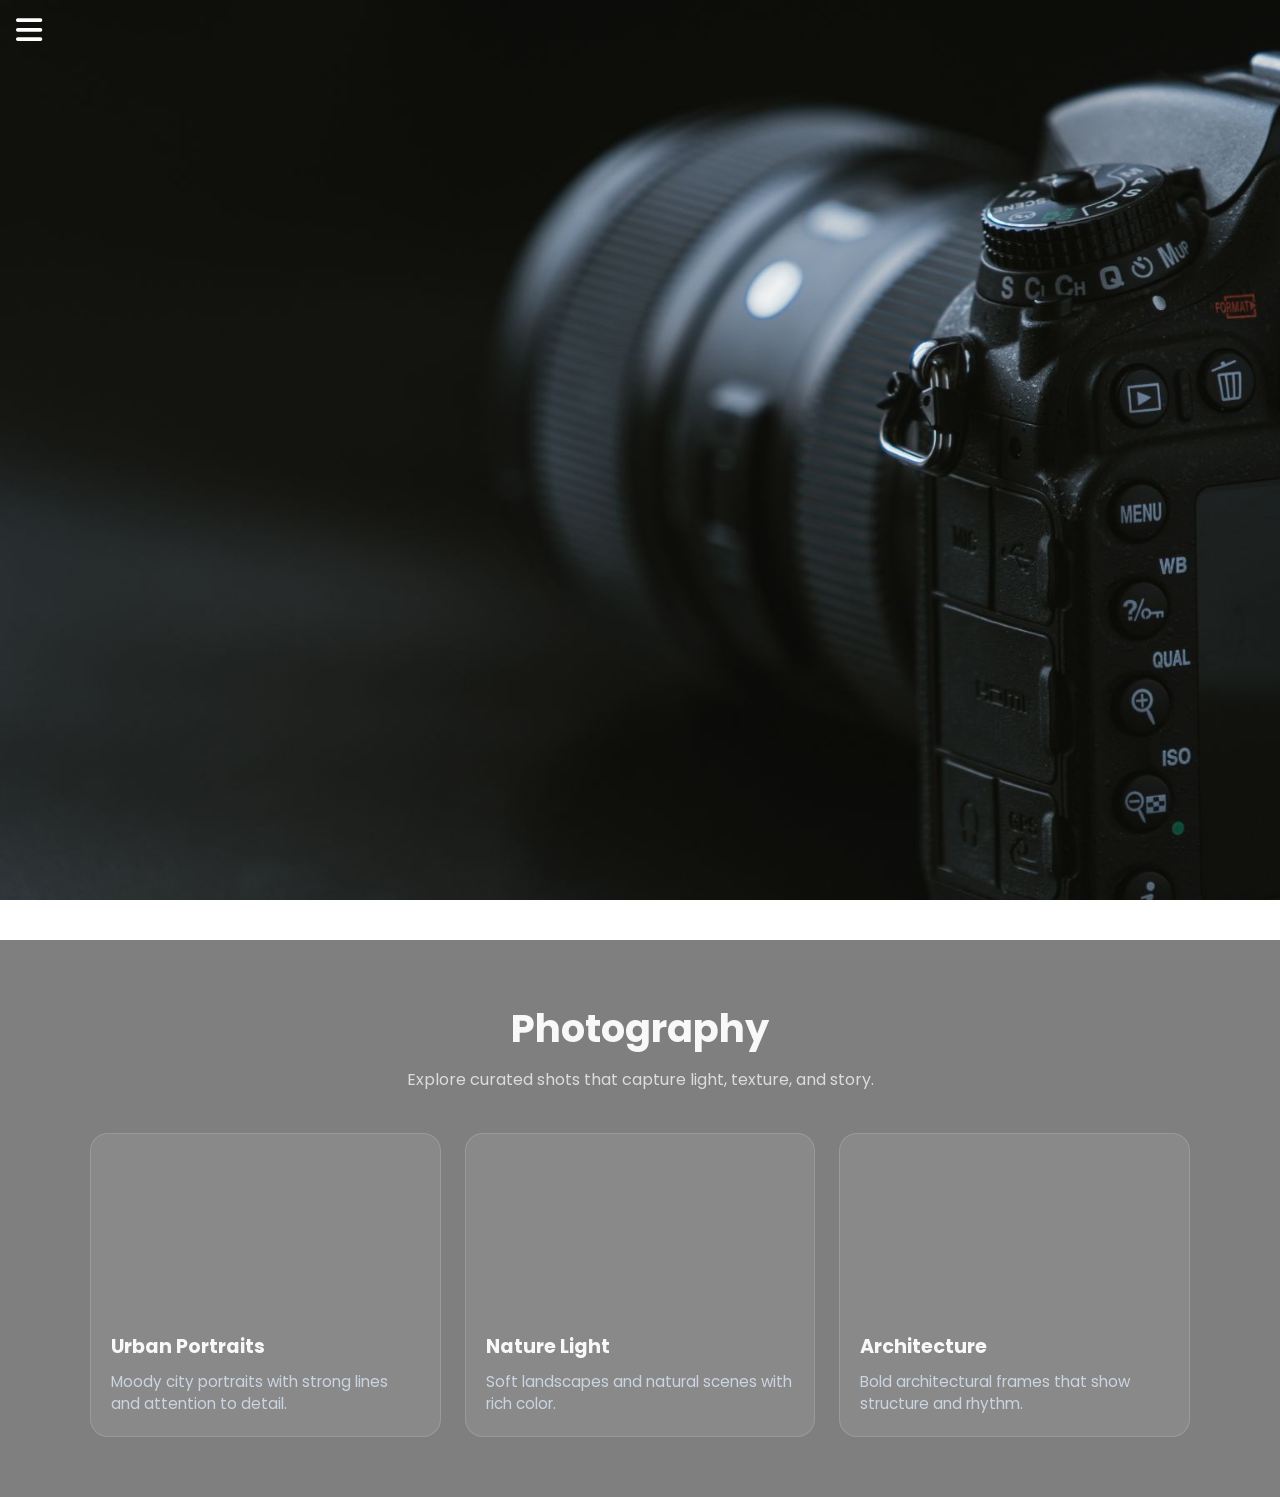
<file: index.html>
<!DOCTYPE html>
<html lang="en">
  <head>
    <meta charset="UTF-8" />
    <meta http-equiv="X-UA-Compatible" content="IE=edge" />
    <meta name="viewport" content="width=device-width, initial-scale=1.0" />
    <title>CSS Project</title>
    <link rel="stylesheet" href="photograph.css">
    <link rel="preconnect" href="https://fonts.googleapis.com" />
    <link rel="preconnect" href="https://fonts.gstatic.com" crossorigin />
    <link href="https://fonts.googleapis.com/css2?family=Poppins:ital,wght@0,100;0,200;0,300;0,400;0,500;0,600;0,700;0,800;0,900;1,100;1,200;1,300;1,400;1,500;1,600;1,700;1,800;1,900&display=swap" rel="stylesheet">
    <link
      href="https://fonts.googleapis.com/css2?family=Poppins&display=swap"
      rel="stylesheet"
    />
    <link
      rel="stylesheet"
      href="https://cdnjs.cloudflare.com/ajax/libs/font-awesome/6.4.0/css/all.min.css"
    />
  </head>
  <body>
    <div class="main_box">
      <input type="checkbox" id="check" />
      <div class="btn_one">
        <label for="check">
          <i class="fa-solid fa-bars"></i>
        </label>
      </div>

      <div class="sidebar_menu">
        <div class="logo">
          <a href="#">Apna College</a>
        </div>

        <div class="btn_two">
          <label for="check" style="color: grey">
            <i class="fa-solid fa-xmark"></i>
          </label>
        </div>

        <div class="menu">
          <ul>
            <li>
              <i class="fa-solid fa-image"></i>
              <a href="#">Gallery</a>
            </li>
            <li>
              <i class="fa-solid fa-arrow-up-right-from-square"></i>
              <a href="#">Shortcuts</a>
            </li>
            <li>
              <i class="fa-solid fa-photo-film"></i>
              <a href="#">Exhibits</a>
            </li>
            <li>
              <i class="fa-solid fa-calendar-days"></i>
              <a href="#">Events</a>
            </li>
            <li>
              <i class="fa-solid fa-store"></i>
              <a href="#">Store</a>
            </li>
            <li>
              <i class="fa-solid fa-phone"></i>
              <a href="#">Contact</a>
            </li>
            <li>
              <i class="fa-regular fa-comments"></i>
              <a href="#">Feedback</a>
            </li>
          </ul>
        </div>

        <div class="social_media">
          <ul>
            <a href="#"><i class="fa-brands fa-facebook"></i></a>
            <a href="#"><i class="fa-brands fa-twitter"></i></a>
            <a href="#"><i class="fa-brands fa-instagram"></i></a>
            <a href="#"><i class="fa-brands fa-youtube"></i></a>
          </ul>
        </div>
      </div>
    </div>
    <section class="photography_section">
      <div class="section_title">
        <h2>Photography</h2>
        <p>Explore curated shots that capture light, texture, and story.</p>
      </div>
      <div class="photo_grid">
        <article class="photo_card">
          <div class="photo_thumb photo_thumb-1"></div>
          <h3>Urban Portraits</h3>
          <p>Moody city portraits with strong lines and attention to detail.</p>
        </article>
        <article class="photo_card">
          <div class="photo_thumb photo_thumb-2"></div>
          <h3>Nature Light</h3>
          <p>Soft landscapes and natural scenes with rich color.</p>
        </article>
        <article class="photo_card">
          <div class="photo_thumb photo_thumb-3"></div>
          <h3>Architecture</h3>
          <p>Bold architectural frames that show structure and rhythm.</p>
        </article>
      </div>
    </section>  
    <script src="app.js"></script>
  </body>
</html>
</file>
<file: photograph.css>
*{
    margin:0;
    padding:0;
    font-family: "Poppins", sans-serif;
}

.main_box{
    background: #111 url("photo.jpg") center/cover no-repeat;
    min-height:100vh;
}

.btn_one i{
    color: white;
    font-size:30px;
    font-weight:700;
    position:absolute;
    left:16px;
    line-height:60px;
    cursor: pointer;
    transition:all 0.2s linear;
}

.sidebar_menu{
    position:absolute;
    left:-350px;
    height:100vh;
    width:300px;
    background-color:rgba(255,255,255,0.1);
    box-shadow:0 0 6px rgba(255,255,255,0.5);
    transition:all 0.2s linear;
}

.sidebar_menu .logo{
    position: absolute;
    width:100%;
    line-height:60px;
    box-shadow:0 0 4px rgba(255,255,255,0.5);
    height:60px;
}

.sidebar_menu .logo a{
    position: absolute;
    left:50px;
    color:white;
    text-decoration:none;
    font-size:20px;
    font-weight:500;
}

.sidebar_menu .btn_two i{
    color: grey;
    font-size:25px;
    font-weight:700;
    position:absolute;
    left:270px;
    line-height:60px;
    opacity: 0; 
    cursor: pointer;
}

.sidebar_menu .menu{
    position: absolute;
    width:100%;
    top:80px;
}

.sidebar_menu .menu li{
    margin-top:6px;
    padding:14px 20px;
}   

.sidebar_menu .menu i,a{
    color:white;
    text-decoration:white;
    font-size:20px;
}    

.sidebar_menu .menu i{
    padding-right: 8px;
}

.sidebar_menu .social_media{
    position:absolute;
    left:25%;
    bottom:50px;
}    

.sidebar_menu .social_media i{
    color:white;
    opacity:0.6;
    padding:0 5px;
}    

#check{
    display:none;
}

.sidebar_menu .menu li:hover{
    box-shadow:0 0 6px rgba(255,255,255,0.5)
}

.btn_one i:hover{
    transform: scale(1.2);
}

.btn_two i:hover{
    font-size: 30px;
}

.sidebar_menu .social_media i:hover{
    opacity: 1;
    transform: scale(1.3);
}

#check:checked~ .sidebar_menu{
    left:0;
}

#check:checked~ .btn_one i{
    opacity: 0;
}

#check:checked~ .sidebar_menu .btn_two i{
    opacity:1;
}    

.photography_section{
    position: relative;
    padding: 60px 40px;
    background: rgba(0, 0, 0, 0.5);
    color: #f8f8f8;
    margin-top: 40px;
}

.section_title{
    max-width: 720px;
    margin: 0 auto 40px;
    text-align: center;
}

.section_title h2{
    font-size: 2.4rem;
    margin-bottom: 10px;
}

.section_title p{
    color: #dcdcdc;
    line-height: 1.6;
}

.photo_grid{
    display: grid;
    grid-template-columns: repeat(3, minmax(180px, 1fr));
    gap: 24px;
    max-width: 1100px;
    margin: 0 auto;
}

.photo_card{
    background: rgba(255, 255, 255, 0.08);
    border: 1px solid rgba(255,255,255,0.15);
    border-radius: 18px;
    overflow: hidden;
    transition: transform 0.2s ease, box-shadow 0.2s ease;
}

.photo_card:hover{
    transform: translateY(-6px);
    box-shadow: 0 20px 40px rgba(0, 0, 0, 0.35);
}

.photo_thumb{
    height: 180px;
    background-size: cover;
    background-position: center;
}

.photo_thumb-1{
    background-image: url("https://images.unsplash.com/photo-1500530855697-b586d89ba3ee?auto=format&fit=crop&w=800&q=80");
}

.photo_thumb-2{
    background-image: url("https://images.unsplash.com/photo-1470071459604-3b5ec3a7fe05?auto=format&fit=crop&w=800&q=80");
}

.photo_thumb-3{
    background-image: url("https://images.unsplash.com/photo-1497294815431-9365093b7331?auto=format&fit=crop&w=800&q=80");
}

.photo_card h3{
    font-size: 1.2rem;
    margin: 18px 20px 10px;
}

.photo_card p{
    color: #cbd5e1;
    margin: 0 20px 20px;
    font-size: 0.95rem;
    line-height: 1.5;
}

.image-preview {
    position: fixed;
    top: 0;
    left: 0;
    width: 100%;
    height: 100%;
    background: rgba(0, 0, 0, 0.9);
    display: flex;
    justify-content: center;
    align-items: center;
    z-index: 9999;
}

.preview-image {
    width: 80%;
    height: 80%;
    background-size: contain;
    background-position: center;
    background-repeat: no-repeat;
}

.close-preview {
    position: absolute;
    top: 20px;
    right: 35px;
    color: white;
    font-size: 45px;
    cursor: pointer;
}
</file>
